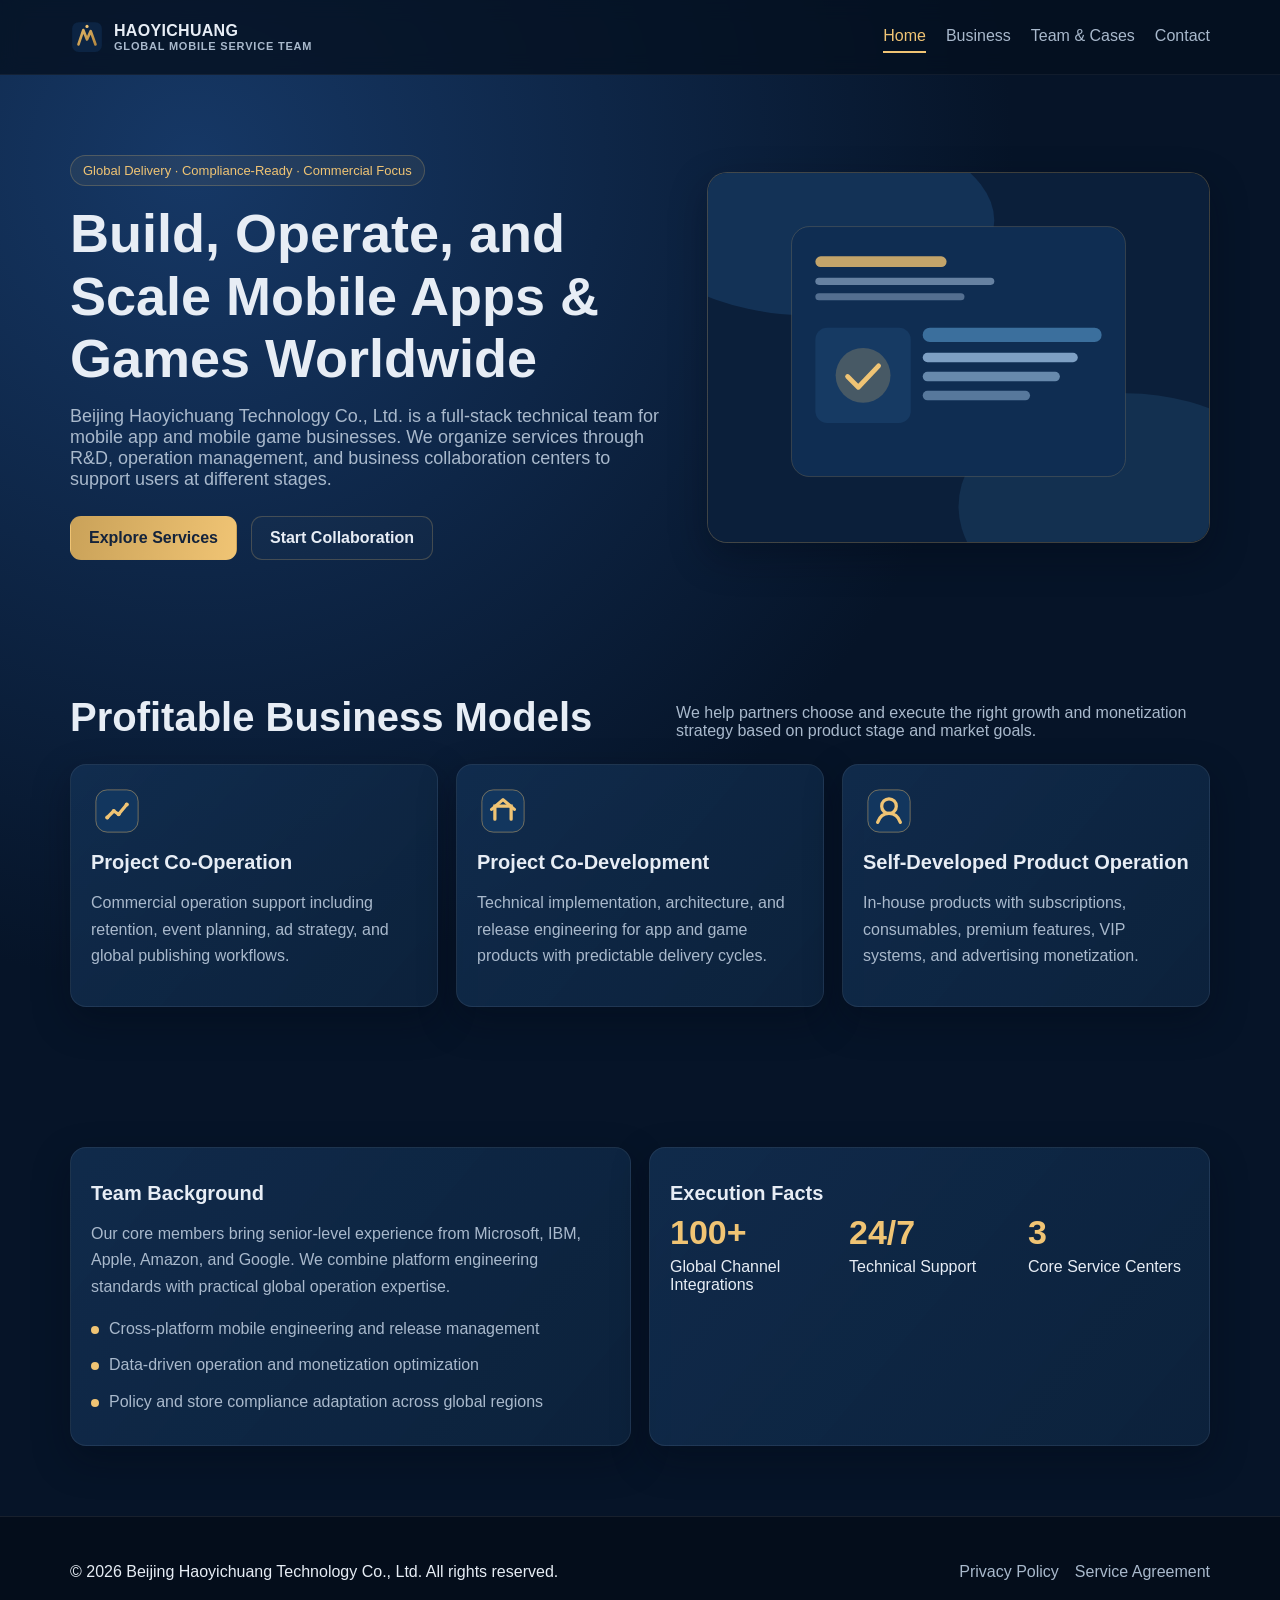
<file: index.html>
<!DOCTYPE html>
<html lang="en">
<head>
  <meta charset="UTF-8" />
  <meta name="viewport" content="width=device-width, initial-scale=1.0" />
  <title>Haoyichuang Technology | Global Mobile App & Game Services</title>
  <meta name="description" content="Beijing Haoyichuang Technology Co., Ltd. provides global mobile app and game development, co-operation operations, and self-developed product growth services." />
  <meta name="keywords" content="Haoyichuang, mobile app, mobile game, publishing, operation, monetization, global compliance" />
  <meta name="robots" content="index,follow" />
  <link rel="canonical" href="https://www.haoyichuang.com/index.html" />
  <meta property="og:title" content="Haoyichuang Technology" />
  <meta property="og:description" content="Global mobile app and mobile game technical services." />
  <meta property="og:type" content="website" />
  <meta property="og:url" content="https://www.haoyichuang.com/index.html" />
  <meta property="og:image" content="assets/svg/logo.svg" />
  <link rel="icon" type="image/svg+xml" href="assets/svg/logo.svg" />
  <link rel="stylesheet" href="assets/css/styles.css" />
  <script type="application/ld+json">
    {
      "@context": "https://schema.org",
      "@type": "Organization",
      "name": "Beijing Haoyichuang Technology Co., Ltd.",
      "url": "https://www.haoyichuang.com",
      "logo": "https://www.haoyichuang.com/assets/svg/logo.svg",
      "email": "support@haoyichuang.com",
      "address": {
        "@type": "PostalAddress",
        "streetAddress": "No.206-003, No.7, Juyuan W. Road, Mapo Town, Shunyi District",
        "addressLocality": "Beijing",
        "postalCode": "100000",
        "addressCountry": "CN"
      }
    }
  </script>
</head>
<body>
  <header class="site-header">
    <div class="container nav-wrap">
      <a href="index.html" class="brand" aria-label="Haoyichuang Home">
        <img src="assets/svg/logo.svg" alt="Haoyichuang logo" />
        <span>
          HAOYICHUANG
          <small>Global Mobile Service Team</small>
        </span>
      </a>
      <button class="menu-toggle" aria-label="Toggle menu" aria-expanded="false">Menu</button>
      <nav class="main-nav" aria-label="Primary navigation">
        <a href="index.html">Home</a>
        <a href="services.html">Business</a>
        <a href="cases.html">Team & Cases</a>
        <a href="contact.html">Contact</a>
      </nav>
    </div>
  </header>

  <main>
    <section class="hero">
      <div class="container hero-grid">
        <div class="reveal">
          <span class="badge">Global Delivery · Compliance-Ready · Commercial Focus</span>
          <h1>Build, Operate, and Scale Mobile Apps & Games Worldwide</h1>
          <p class="lead">
            Beijing Haoyichuang Technology Co., Ltd. is a full-stack technical team for mobile app and mobile game businesses.
            We organize services through R&D, operation management, and business collaboration centers to support users at different stages.
          </p>
          <div class="cta-row">
            <a href="services.html" class="btn btn-primary">Explore Services</a>
            <a href="contact.html" class="btn btn-ghost">Start Collaboration</a>
          </div>
        </div>
        <div class="hero-visual reveal">
          <img src="assets/svg/hero-abstract.svg" alt="Abstract mobile product dashboard illustration in SVG" />
        </div>
      </div>
    </section>

    <section class="section">
      <div class="container">
        <div class="section-head reveal">
          <h2>Profitable Business Models</h2>
          <p>We help partners choose and execute the right growth and monetization strategy based on product stage and market goals.</p>
        </div>
        <div class="grid grid-3">
          <article class="card reveal">
            <div class="icon-wrap"><img src="assets/svg/icon-operations.svg" alt="Operations icon" /></div>
            <h3>Project Co-Operation</h3>
            <p>Commercial operation support including retention, event planning, ad strategy, and global publishing workflows.</p>
          </article>
          <article class="card reveal">
            <div class="icon-wrap"><img src="assets/svg/icon-rnd.svg" alt="R&D icon" /></div>
            <h3>Project Co-Development</h3>
            <p>Technical implementation, architecture, and release engineering for app and game products with predictable delivery cycles.</p>
          </article>
          <article class="card reveal">
            <div class="icon-wrap"><img src="assets/svg/icon-self.svg" alt="Self development icon" /></div>
            <h3>Self-Developed Product Operation</h3>
            <p>In-house products with subscriptions, consumables, premium features, VIP systems, and advertising monetization.</p>
          </article>
        </div>
      </div>
    </section>

    <section class="section">
      <div class="container grid grid-2">
        <article class="card reveal">
          <h3>Team Background</h3>
          <p>
            Our core members bring senior-level experience from Microsoft, IBM, Apple, Amazon, and Google.
            We combine platform engineering standards with practical global operation expertise.
          </p>
          <ul class="list-clean">
            <li>Cross-platform mobile engineering and release management</li>
            <li>Data-driven operation and monetization optimization</li>
            <li>Policy and store compliance adaptation across global regions</li>
          </ul>
        </article>
        <article class="card reveal">
          <h3>Execution Facts</h3>
          <div class="grid grid-3">
            <div class="metric">
              <strong>100+</strong>
              <span>Global Channel Integrations</span>
            </div>
            <div class="metric">
              <strong>24/7</strong>
              <span>Technical Support</span>
            </div>
            <div class="metric">
              <strong>3</strong>
              <span>Core Service Centers</span>
            </div>
          </div>
        </article>
      </div>
    </section>
  </main>

  <footer class="site-footer">
    <div class="container footer-row">
      <p>© 2026 Beijing Haoyichuang Technology Co., Ltd. All rights reserved.</p>
      <nav class="footer-links" aria-label="Legal">
        <a href="privacy.html">Privacy Policy</a>
        <a href="terms.html">Service Agreement</a>
      </nav>
    </div>
  </footer>

  <script src="assets/js/main.js" defer></script>
</body>
</html>
</file>
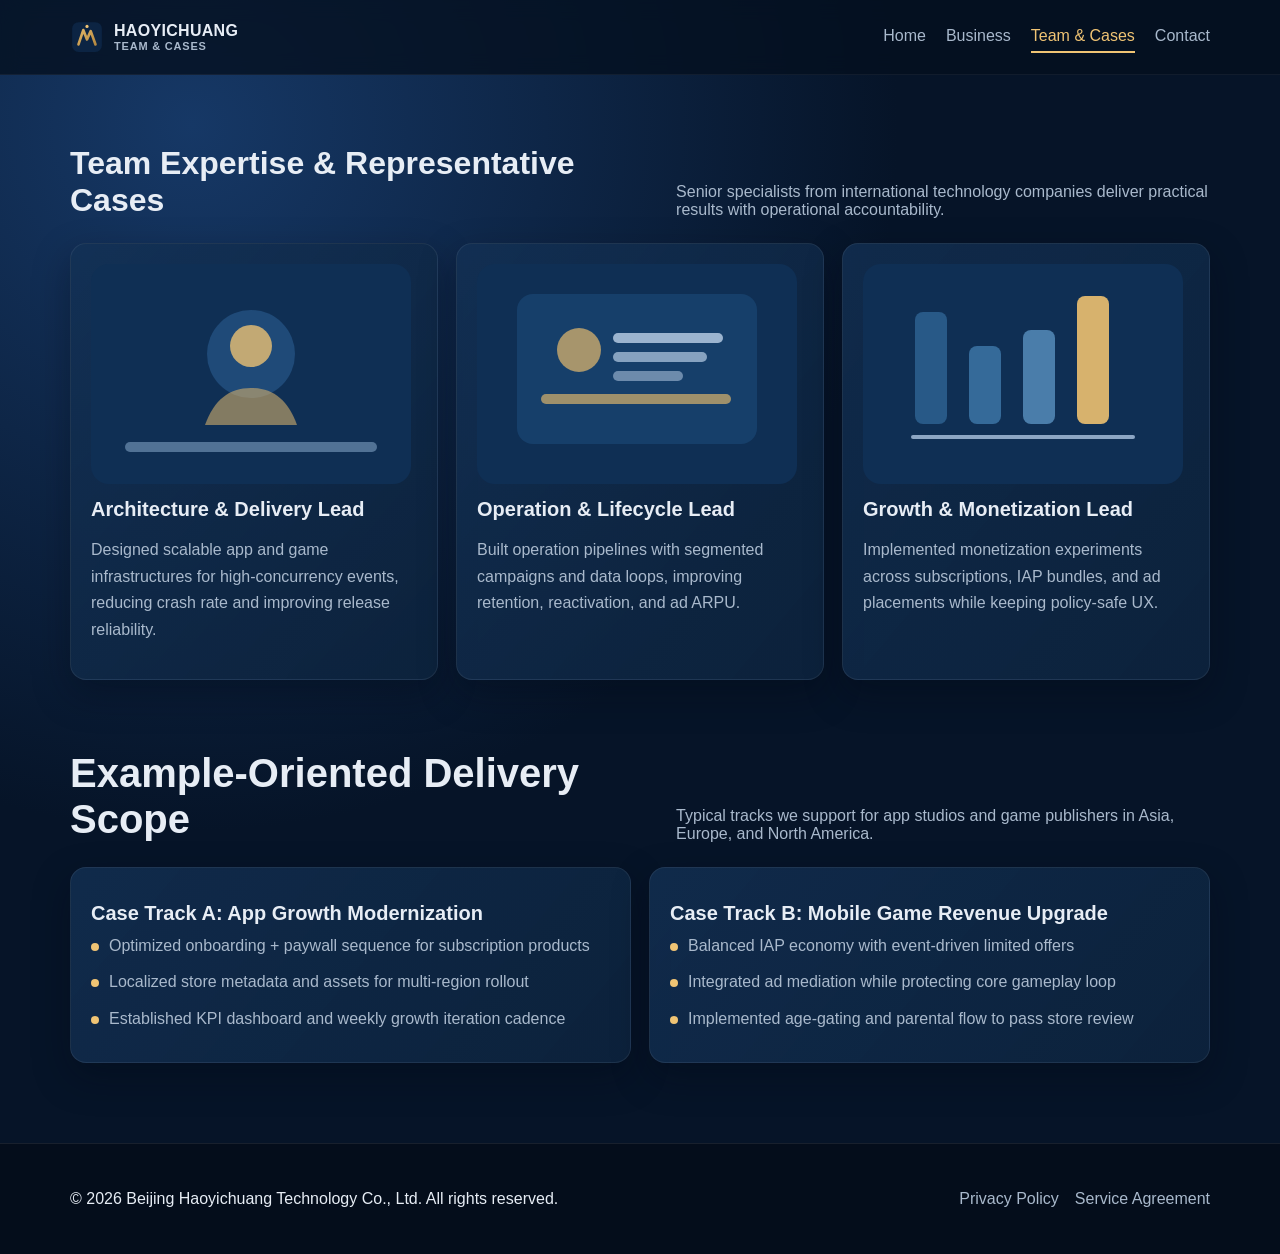
<file: cases.html>
<!DOCTYPE html>
<html lang="en">
<head>
  <meta charset="UTF-8" />
  <meta name="viewport" content="width=device-width, initial-scale=1.0" />
  <title>Team & Case Examples | Haoyichuang Technology</title>
  <meta name="description" content="Explore Haoyichuang team capabilities and representative case-style examples for global app and mobile game operation." />
  <meta name="keywords" content="mobile game team, app operation case, growth case, technical team" />
  <meta name="robots" content="index,follow" />
  <link rel="canonical" href="https://www.haoyichuang.com/cases.html" />
  <link rel="icon" type="image/svg+xml" href="assets/svg/logo.svg" />
  <link rel="stylesheet" href="assets/css/styles.css" />
</head>
<body>
  <header class="site-header">
    <div class="container nav-wrap">
      <a href="index.html" class="brand" aria-label="Haoyichuang Home">
        <img src="assets/svg/logo.svg" alt="Haoyichuang logo" />
        <span>
          HAOYICHUANG
          <small>Team & Cases</small>
        </span>
      </a>
      <button class="menu-toggle" aria-label="Toggle menu" aria-expanded="false">Menu</button>
      <nav class="main-nav" aria-label="Primary navigation">
        <a href="index.html">Home</a>
        <a href="services.html">Business</a>
        <a href="cases.html">Team & Cases</a>
        <a href="contact.html">Contact</a>
      </nav>
    </div>
  </header>

  <main class="section">
    <div class="container">
      <div class="section-head reveal">
        <h1>Team Expertise & Representative Cases</h1>
        <p>Senior specialists from international technology companies deliver practical results with operational accountability.</p>
      </div>

      <section class="grid grid-3">
        <article class="card reveal">
          <img src="assets/svg/team-architect.svg" alt="Architecture lead profile illustration" />
          <h3>Architecture & Delivery Lead</h3>
          <p>Designed scalable app and game infrastructures for high-concurrency events, reducing crash rate and improving release reliability.</p>
        </article>
        <article class="card reveal">
          <img src="assets/svg/team-operator.svg" alt="Operations lead profile illustration" />
          <h3>Operation & Lifecycle Lead</h3>
          <p>Built operation pipelines with segmented campaigns and data loops, improving retention, reactivation, and ad ARPU.</p>
        </article>
        <article class="card reveal">
          <img src="assets/svg/team-growth.svg" alt="Growth lead profile illustration" />
          <h3>Growth & Monetization Lead</h3>
          <p>Implemented monetization experiments across subscriptions, IAP bundles, and ad placements while keeping policy-safe UX.</p>
        </article>
      </section>

      <section class="section" style="padding-bottom: 10px;">
        <div class="section-head reveal">
          <h2>Example-Oriented Delivery Scope</h2>
          <p>Typical tracks we support for app studios and game publishers in Asia, Europe, and North America.</p>
        </div>
        <div class="grid grid-2">
          <article class="card reveal">
            <h3>Case Track A: App Growth Modernization</h3>
            <ul class="list-clean">
              <li>Optimized onboarding + paywall sequence for subscription products</li>
              <li>Localized store metadata and assets for multi-region rollout</li>
              <li>Established KPI dashboard and weekly growth iteration cadence</li>
            </ul>
          </article>
          <article class="card reveal">
            <h3>Case Track B: Mobile Game Revenue Upgrade</h3>
            <ul class="list-clean">
              <li>Balanced IAP economy with event-driven limited offers</li>
              <li>Integrated ad mediation while protecting core gameplay loop</li>
              <li>Implemented age-gating and parental flow to pass store review</li>
            </ul>
          </article>
        </div>
      </section>
    </div>
  </main>

  <footer class="site-footer">
    <div class="container footer-row">
      <p>© 2026 Beijing Haoyichuang Technology Co., Ltd. All rights reserved.</p>
      <nav class="footer-links" aria-label="Legal">
        <a href="privacy.html">Privacy Policy</a>
        <a href="terms.html">Service Agreement</a>
      </nav>
    </div>
  </footer>

  <script src="assets/js/main.js" defer></script>
</body>
</html>
</file>
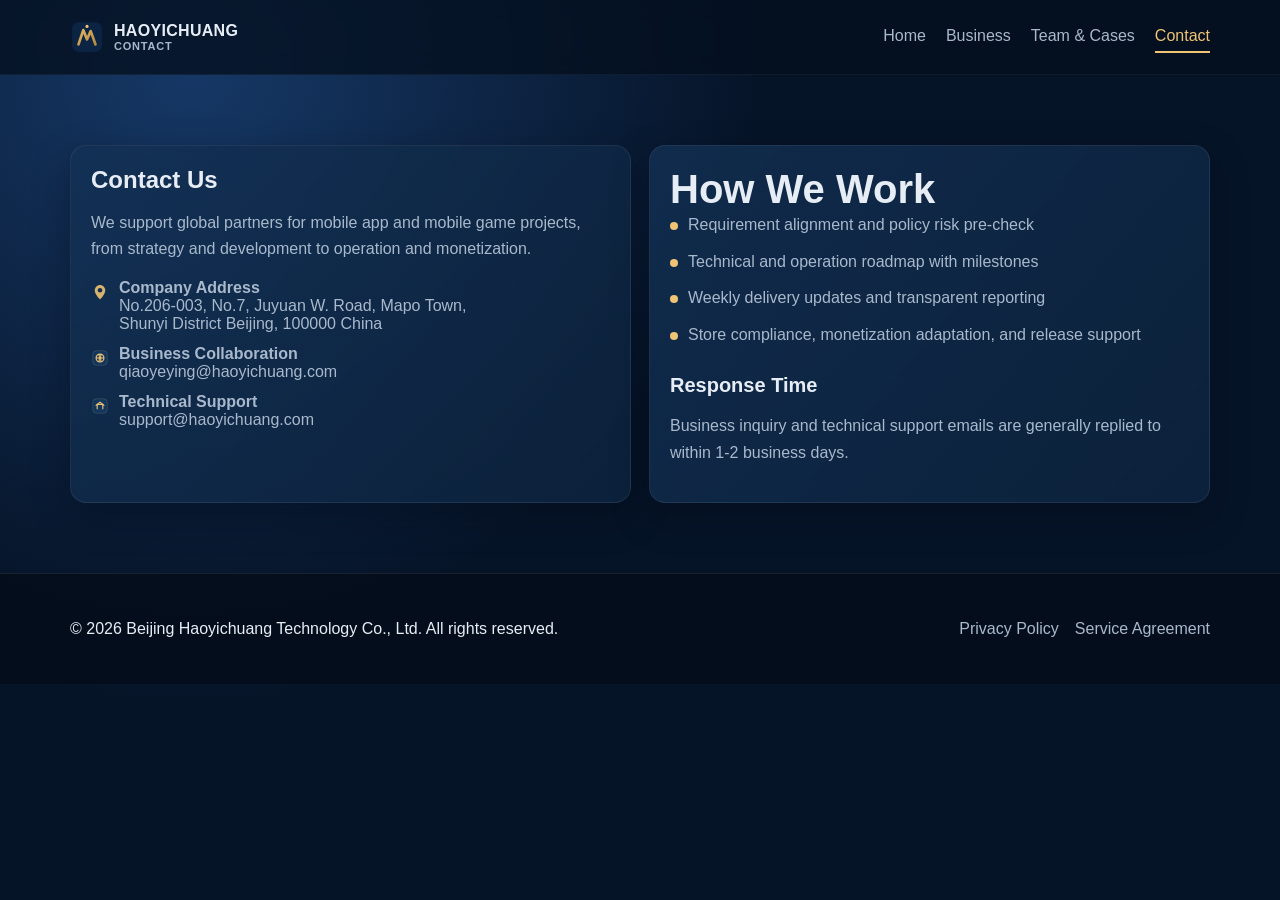
<file: contact.html>
<!DOCTYPE html>
<html lang="en">
<head>
  <meta charset="UTF-8" />
  <meta name="viewport" content="width=device-width, initial-scale=1.0" />
  <title>Contact Us | Haoyichuang Technology</title>
  <meta name="description" content="Contact Beijing Haoyichuang Technology Co., Ltd. for business collaboration and technical support." />
  <meta name="keywords" content="contact haoyichuang, business cooperation, technical support" />
  <meta name="robots" content="index,follow" />
  <link rel="canonical" href="https://www.haoyichuang.com/contact.html" />
  <link rel="icon" type="image/svg+xml" href="assets/svg/logo.svg" />
  <link rel="stylesheet" href="assets/css/styles.css" />
</head>
<body>
  <header class="site-header">
    <div class="container nav-wrap">
      <a href="index.html" class="brand" aria-label="Haoyichuang Home">
        <img src="assets/svg/logo.svg" alt="Haoyichuang logo" />
        <span>
          HAOYICHUANG
          <small>Contact</small>
        </span>
      </a>
      <button class="menu-toggle" aria-label="Toggle menu" aria-expanded="false">Menu</button>
      <nav class="main-nav" aria-label="Primary navigation">
        <a href="index.html">Home</a>
        <a href="services.html">Business</a>
        <a href="cases.html">Team & Cases</a>
        <a href="contact.html">Contact</a>
      </nav>
    </div>
  </header>

  <main class="section">
    <div class="container grid grid-2">
      <section class="card reveal">
        <h1>Contact Us</h1>
        <p>We support global partners for mobile app and mobile game projects, from strategy and development to operation and monetization.</p>
        <div class="contact-box">
          <div class="contact-line">
            <img src="assets/svg/map-pin.svg" alt="Location pin" />
            <span>
              <strong>Company Address</strong><br />
              No.206-003, No.7, Juyuan W. Road, Mapo Town,<br />
              Shunyi District Beijing, 100000 China
            </span>
          </div>
          <div class="contact-line">
            <img src="assets/svg/icon-global.svg" alt="Business icon" />
            <span>
              <strong>Business Collaboration</strong><br />
              <a href="mailto:qiaoyeying@haoyichuang.com">qiaoyeying@haoyichuang.com</a>
            </span>
          </div>
          <div class="contact-line">
            <img src="assets/svg/icon-rnd.svg" alt="Support icon" />
            <span>
              <strong>Technical Support</strong><br />
              <a href="mailto:support@haoyichuang.com">support@haoyichuang.com</a>
            </span>
          </div>
        </div>
      </section>

      <section class="card reveal">
        <h2>How We Work</h2>
        <ul class="list-clean">
          <li>Requirement alignment and policy risk pre-check</li>
          <li>Technical and operation roadmap with milestones</li>
          <li>Weekly delivery updates and transparent reporting</li>
          <li>Store compliance, monetization adaptation, and release support</li>
        </ul>
        <h3 style="margin-top: 26px;">Response Time</h3>
        <p>Business inquiry and technical support emails are generally replied to within 1-2 business days.</p>
      </section>
    </div>
  </main>

  <footer class="site-footer">
    <div class="container footer-row">
      <p>© 2026 Beijing Haoyichuang Technology Co., Ltd. All rights reserved.</p>
      <nav class="footer-links" aria-label="Legal">
        <a href="privacy.html">Privacy Policy</a>
        <a href="terms.html">Service Agreement</a>
      </nav>
    </div>
  </footer>

  <script src="assets/js/main.js" defer></script>
</body>
</html>
</file>
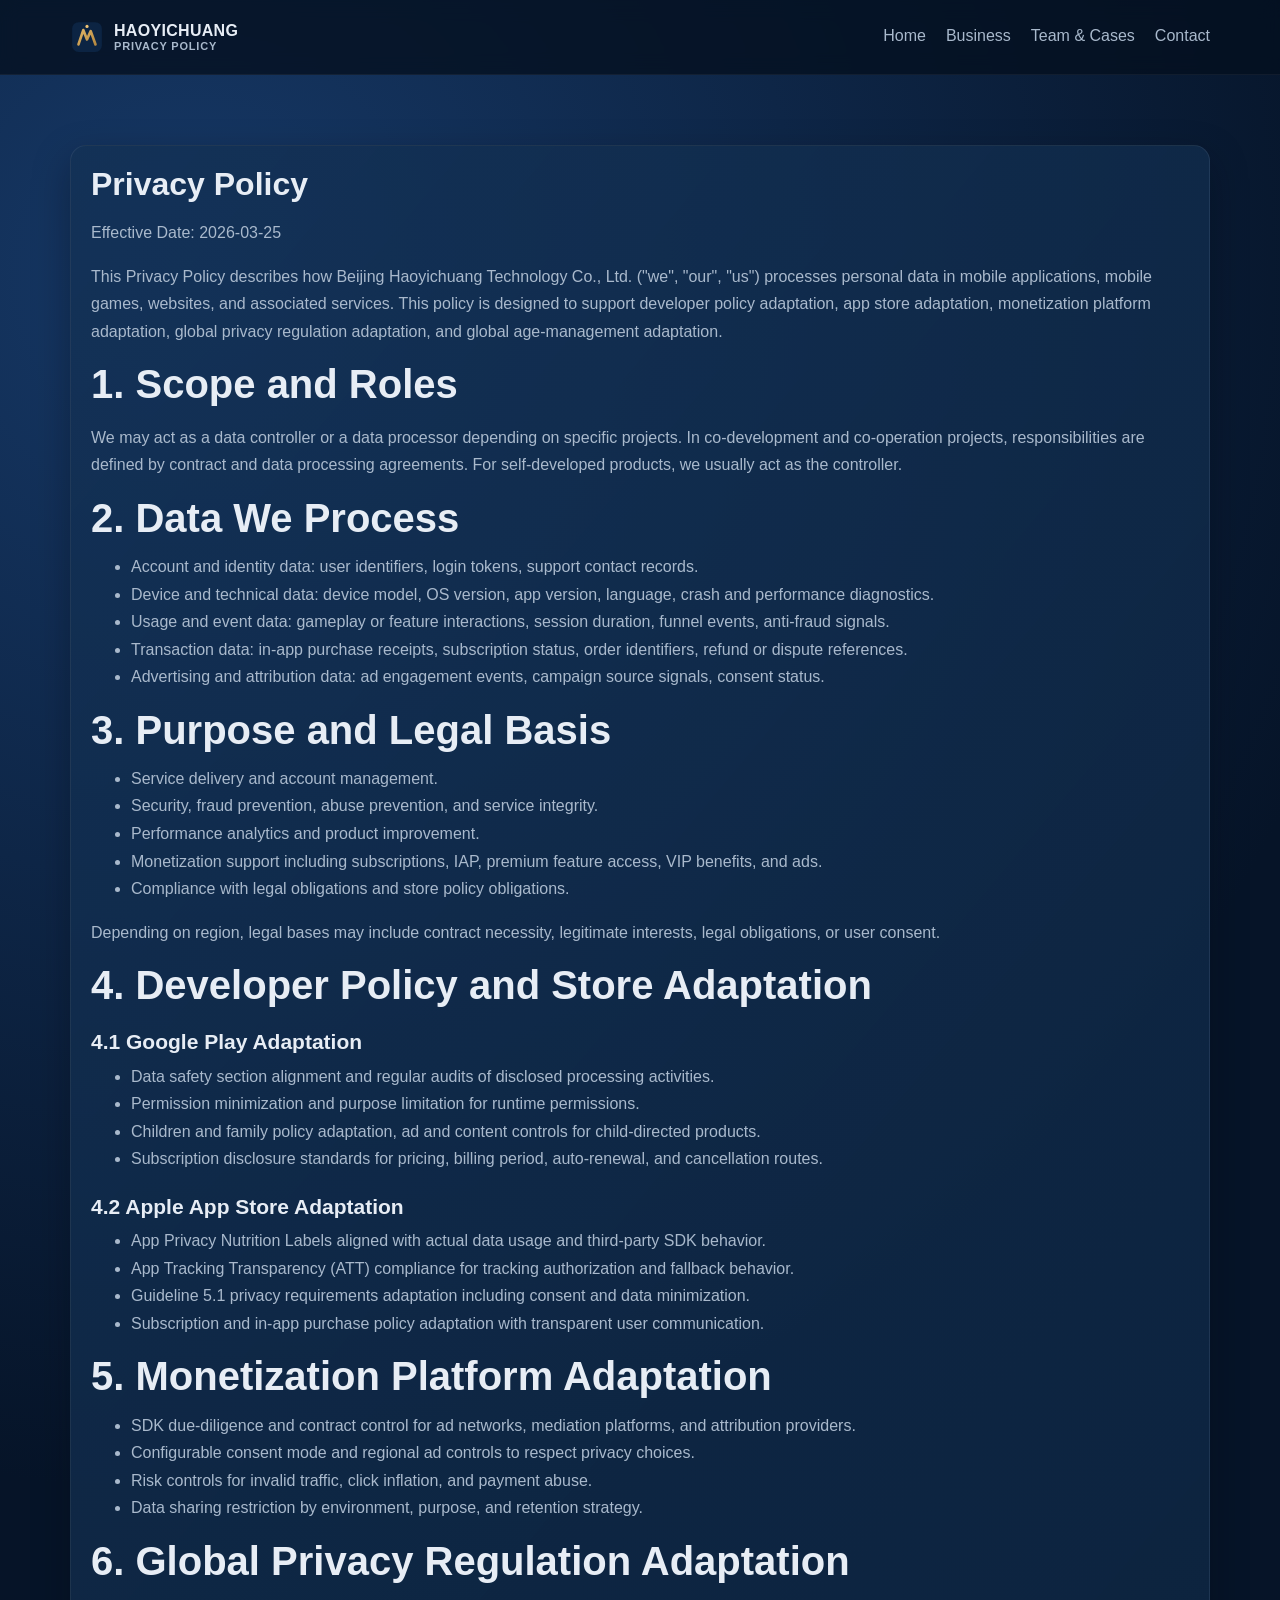
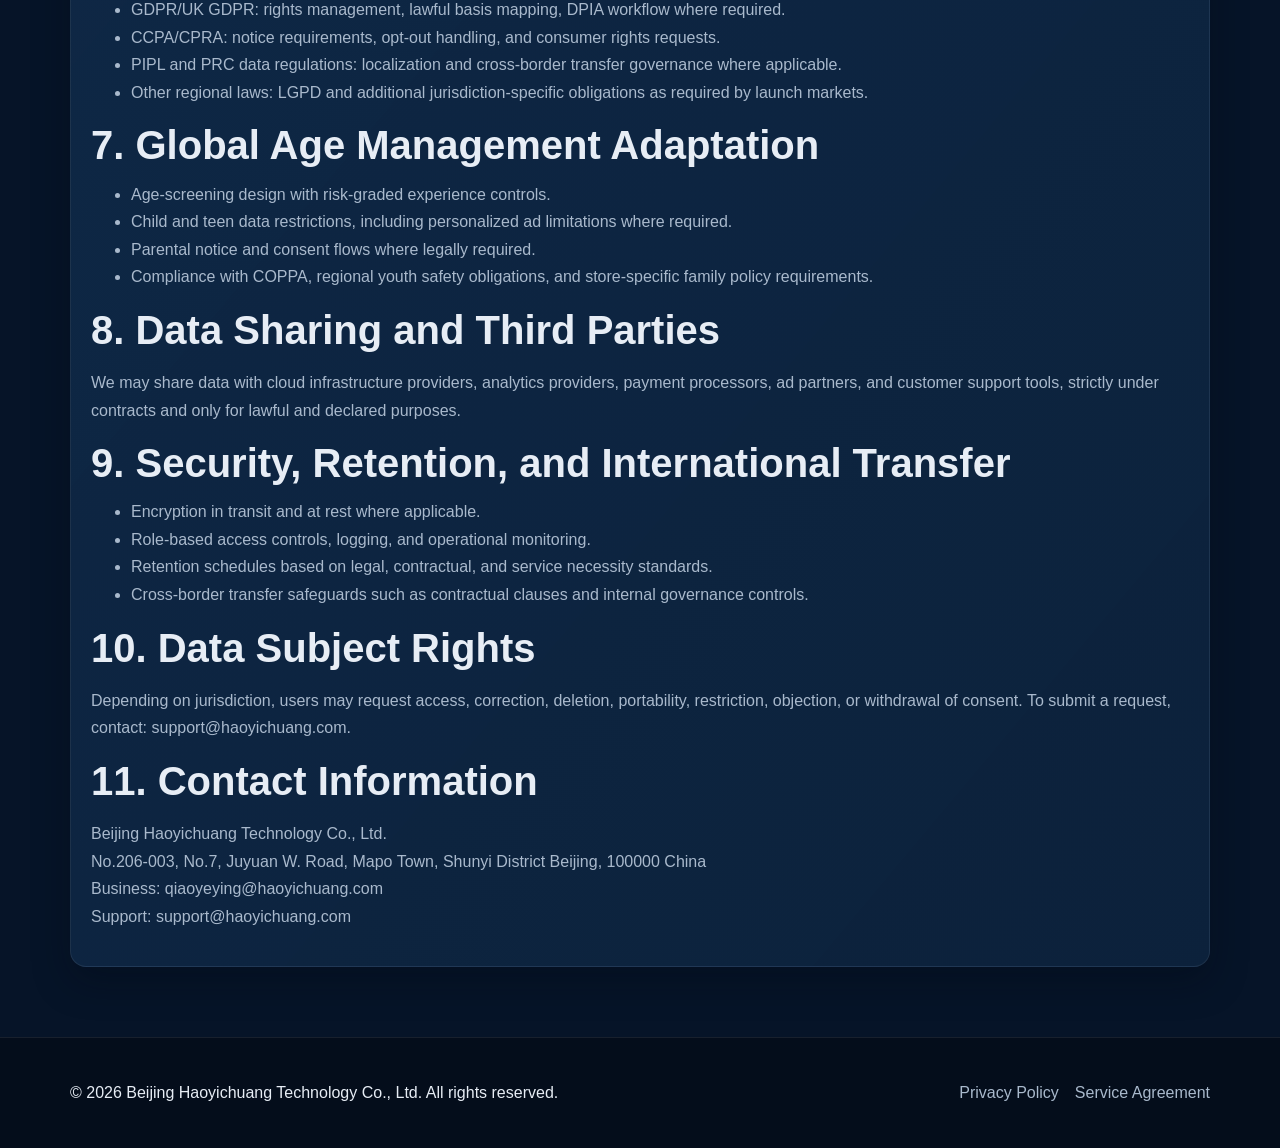
<file: privacy.html>
<!DOCTYPE html>
<html lang="en">
<head>
  <meta charset="UTF-8" />
  <meta name="viewport" content="width=device-width, initial-scale=1.0" />
  <title>Privacy Policy | Haoyichuang Technology</title>
  <meta name="description" content="Detailed privacy policy for Haoyichuang mobile app and game services, including store, monetization platform, and global regulation adaptation." />
  <meta name="keywords" content="privacy policy, GDPR, CCPA, Google Play policy, App Store privacy, age management" />
  <meta name="robots" content="index,follow" />
  <link rel="canonical" href="https://www.haoyichuang.com/privacy.html" />
  <link rel="icon" type="image/svg+xml" href="assets/svg/logo.svg" />
  <link rel="stylesheet" href="assets/css/styles.css" />
</head>
<body>
  <header class="site-header">
    <div class="container nav-wrap">
      <a href="index.html" class="brand" aria-label="Haoyichuang Home">
        <img src="assets/svg/logo.svg" alt="Haoyichuang logo" />
        <span>
          HAOYICHUANG
          <small>Privacy Policy</small>
        </span>
      </a>
      <button class="menu-toggle" aria-label="Toggle menu" aria-expanded="false">Menu</button>
      <nav class="main-nav" aria-label="Primary navigation">
        <a href="index.html">Home</a>
        <a href="services.html">Business</a>
        <a href="cases.html">Team & Cases</a>
        <a href="contact.html">Contact</a>
      </nav>
    </div>
  </header>

  <main class="section policy">
    <div class="container card reveal">
      <h1>Privacy Policy</h1>
      <p>Effective Date: 2026-03-25</p>
      <p>
        This Privacy Policy describes how Beijing Haoyichuang Technology Co., Ltd. ("we", "our", "us") processes personal data in mobile applications,
        mobile games, websites, and associated services. This policy is designed to support developer policy adaptation, app store adaptation,
        monetization platform adaptation, global privacy regulation adaptation, and global age-management adaptation.
      </p>

      <h2>1. Scope and Roles</h2>
      <p>
        We may act as a data controller or a data processor depending on specific projects. In co-development and co-operation projects,
        responsibilities are defined by contract and data processing agreements. For self-developed products, we usually act as the controller.
      </p>

      <h2>2. Data We Process</h2>
      <ul>
        <li>Account and identity data: user identifiers, login tokens, support contact records.</li>
        <li>Device and technical data: device model, OS version, app version, language, crash and performance diagnostics.</li>
        <li>Usage and event data: gameplay or feature interactions, session duration, funnel events, anti-fraud signals.</li>
        <li>Transaction data: in-app purchase receipts, subscription status, order identifiers, refund or dispute references.</li>
        <li>Advertising and attribution data: ad engagement events, campaign source signals, consent status.</li>
      </ul>

      <h2>3. Purpose and Legal Basis</h2>
      <ul>
        <li>Service delivery and account management.</li>
        <li>Security, fraud prevention, abuse prevention, and service integrity.</li>
        <li>Performance analytics and product improvement.</li>
        <li>Monetization support including subscriptions, IAP, premium feature access, VIP benefits, and ads.</li>
        <li>Compliance with legal obligations and store policy obligations.</li>
      </ul>
      <p>
        Depending on region, legal bases may include contract necessity, legitimate interests, legal obligations, or user consent.
      </p>

      <h2>4. Developer Policy and Store Adaptation</h2>
      <h3>4.1 Google Play Adaptation</h3>
      <ul>
        <li>Data safety section alignment and regular audits of disclosed processing activities.</li>
        <li>Permission minimization and purpose limitation for runtime permissions.</li>
        <li>Children and family policy adaptation, ad and content controls for child-directed products.</li>
        <li>Subscription disclosure standards for pricing, billing period, auto-renewal, and cancellation routes.</li>
      </ul>

      <h3>4.2 Apple App Store Adaptation</h3>
      <ul>
        <li>App Privacy Nutrition Labels aligned with actual data usage and third-party SDK behavior.</li>
        <li>App Tracking Transparency (ATT) compliance for tracking authorization and fallback behavior.</li>
        <li>Guideline 5.1 privacy requirements adaptation including consent and data minimization.</li>
        <li>Subscription and in-app purchase policy adaptation with transparent user communication.</li>
      </ul>

      <h2>5. Monetization Platform Adaptation</h2>
      <ul>
        <li>SDK due-diligence and contract control for ad networks, mediation platforms, and attribution providers.</li>
        <li>Configurable consent mode and regional ad controls to respect privacy choices.</li>
        <li>Risk controls for invalid traffic, click inflation, and payment abuse.</li>
        <li>Data sharing restriction by environment, purpose, and retention strategy.</li>
      </ul>

      <h2>6. Global Privacy Regulation Adaptation</h2>
      <ul>
        <li>GDPR/UK GDPR: rights management, lawful basis mapping, DPIA workflow where required.</li>
        <li>CCPA/CPRA: notice requirements, opt-out handling, and consumer rights requests.</li>
        <li>PIPL and PRC data regulations: localization and cross-border transfer governance where applicable.</li>
        <li>Other regional laws: LGPD and additional jurisdiction-specific obligations as required by launch markets.</li>
      </ul>

      <h2>7. Global Age Management Adaptation</h2>
      <ul>
        <li>Age-screening design with risk-graded experience controls.</li>
        <li>Child and teen data restrictions, including personalized ad limitations where required.</li>
        <li>Parental notice and consent flows where legally required.</li>
        <li>Compliance with COPPA, regional youth safety obligations, and store-specific family policy requirements.</li>
      </ul>

      <h2>8. Data Sharing and Third Parties</h2>
      <p>
        We may share data with cloud infrastructure providers, analytics providers, payment processors, ad partners, and customer support tools,
        strictly under contracts and only for lawful and declared purposes.
      </p>

      <h2>9. Security, Retention, and International Transfer</h2>
      <ul>
        <li>Encryption in transit and at rest where applicable.</li>
        <li>Role-based access controls, logging, and operational monitoring.</li>
        <li>Retention schedules based on legal, contractual, and service necessity standards.</li>
        <li>Cross-border transfer safeguards such as contractual clauses and internal governance controls.</li>
      </ul>

      <h2>10. Data Subject Rights</h2>
      <p>
        Depending on jurisdiction, users may request access, correction, deletion, portability, restriction, objection, or withdrawal of consent.
        To submit a request, contact: <a href="mailto:support@haoyichuang.com">support@haoyichuang.com</a>.
      </p>

      <h2>11. Contact Information</h2>
      <p>
        Beijing Haoyichuang Technology Co., Ltd.<br />
        No.206-003, No.7, Juyuan W. Road, Mapo Town, Shunyi District Beijing, 100000 China<br />
        Business: <a href="mailto:qiaoyeying@haoyichuang.com">qiaoyeying@haoyichuang.com</a><br />
        Support: <a href="mailto:support@haoyichuang.com">support@haoyichuang.com</a>
      </p>
    </div>
  </main>

  <footer class="site-footer">
    <div class="container footer-row">
      <p>© 2026 Beijing Haoyichuang Technology Co., Ltd. All rights reserved.</p>
      <nav class="footer-links" aria-label="Legal">
        <a href="privacy.html">Privacy Policy</a>
        <a href="terms.html">Service Agreement</a>
      </nav>
    </div>
  </footer>

  <script src="assets/js/main.js" defer></script>
</body>
</html>
</file>
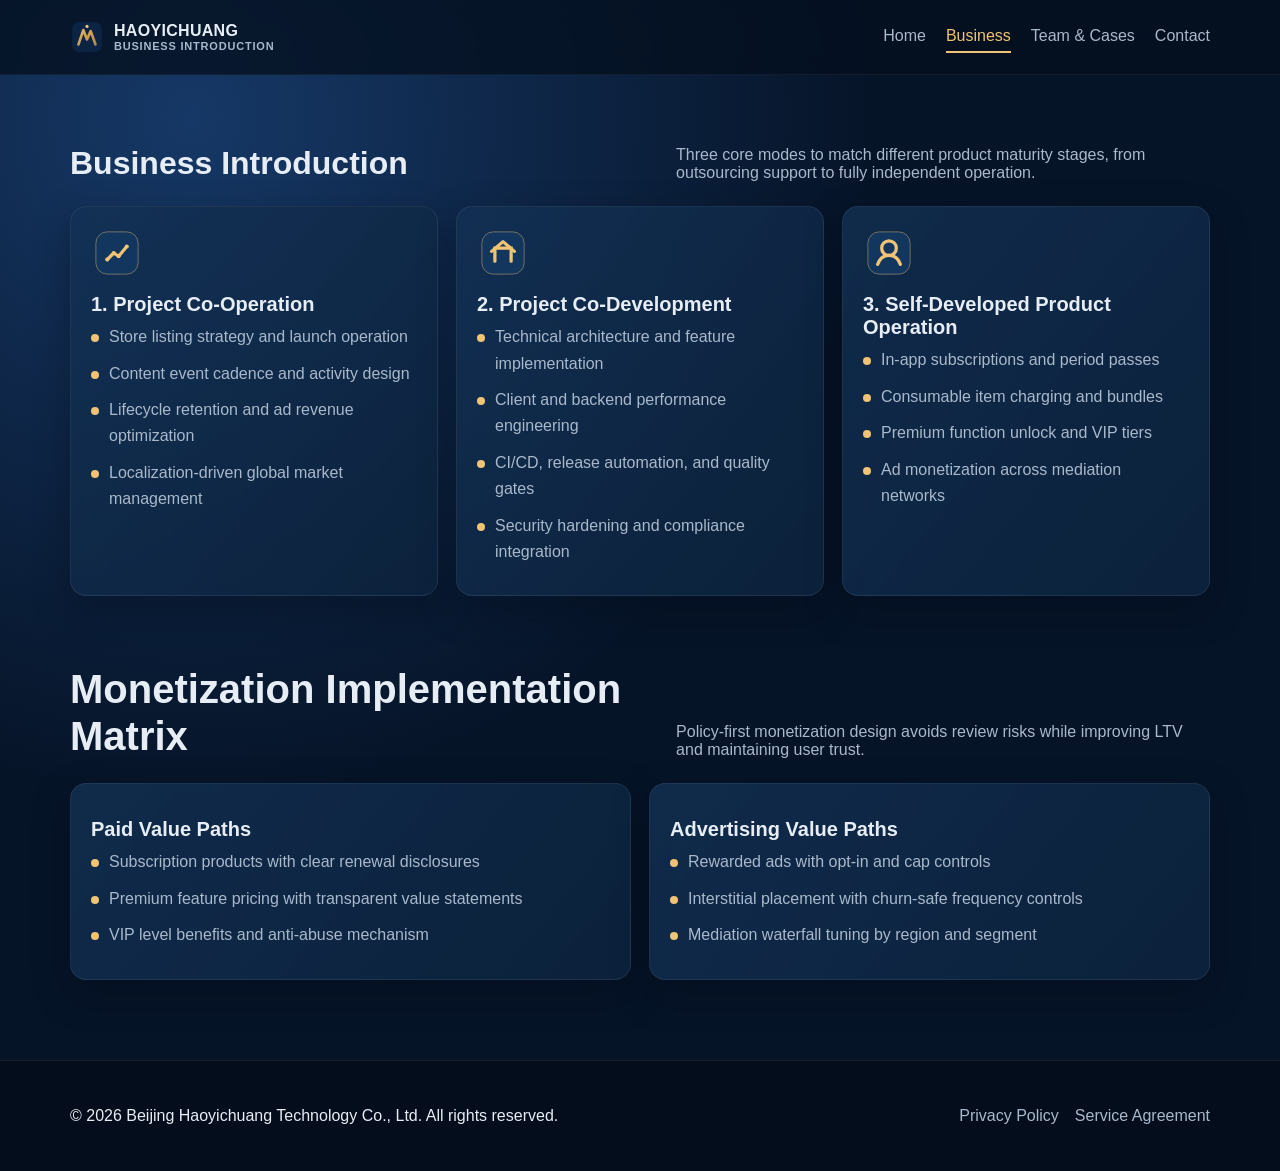
<file: services.html>
<!DOCTYPE html>
<html lang="en">
<head>
  <meta charset="UTF-8" />
  <meta name="viewport" content="width=device-width, initial-scale=1.0" />
  <title>Business Overview | Haoyichuang Technology</title>
  <meta name="description" content="Business introduction of Haoyichuang Technology: project co-operation, project co-development, and self-developed operation." />
  <meta name="keywords" content="mobile operation, app development, game development, monetization, global business" />
  <meta name="robots" content="index,follow" />
  <link rel="canonical" href="https://www.haoyichuang.com/services.html" />
  <link rel="icon" type="image/svg+xml" href="assets/svg/logo.svg" />
  <link rel="stylesheet" href="assets/css/styles.css" />
</head>
<body>
  <header class="site-header">
    <div class="container nav-wrap">
      <a href="index.html" class="brand" aria-label="Haoyichuang Home">
        <img src="assets/svg/logo.svg" alt="Haoyichuang logo" />
        <span>
          HAOYICHUANG
          <small>Business Introduction</small>
        </span>
      </a>
      <button class="menu-toggle" aria-label="Toggle menu" aria-expanded="false">Menu</button>
      <nav class="main-nav" aria-label="Primary navigation">
        <a href="index.html">Home</a>
        <a href="services.html">Business</a>
        <a href="cases.html">Team & Cases</a>
        <a href="contact.html">Contact</a>
      </nav>
    </div>
  </header>

  <main class="section">
    <div class="container">
      <div class="section-head reveal">
        <h1>Business Introduction</h1>
        <p>Three core modes to match different product maturity stages, from outsourcing support to fully independent operation.</p>
      </div>
      <div class="grid grid-3">
        <article class="card reveal">
          <div class="icon-wrap"><img src="assets/svg/icon-operations.svg" alt="Operation icon" /></div>
          <h3>1. Project Co-Operation</h3>
          <ul class="list-clean">
            <li>Store listing strategy and launch operation</li>
            <li>Content event cadence and activity design</li>
            <li>Lifecycle retention and ad revenue optimization</li>
            <li>Localization-driven global market management</li>
          </ul>
        </article>

        <article class="card reveal">
          <div class="icon-wrap"><img src="assets/svg/icon-rnd.svg" alt="Development icon" /></div>
          <h3>2. Project Co-Development</h3>
          <ul class="list-clean">
            <li>Technical architecture and feature implementation</li>
            <li>Client and backend performance engineering</li>
            <li>CI/CD, release automation, and quality gates</li>
            <li>Security hardening and compliance integration</li>
          </ul>
        </article>

        <article class="card reveal">
          <div class="icon-wrap"><img src="assets/svg/icon-self.svg" alt="Self operation icon" /></div>
          <h3>3. Self-Developed Product Operation</h3>
          <ul class="list-clean">
            <li>In-app subscriptions and period passes</li>
            <li>Consumable item charging and bundles</li>
            <li>Premium function unlock and VIP tiers</li>
            <li>Ad monetization across mediation networks</li>
          </ul>
        </article>
      </div>

      <section class="section reveal" style="padding-bottom: 10px;">
        <div class="section-head">
          <h2>Monetization Implementation Matrix</h2>
          <p>Policy-first monetization design avoids review risks while improving LTV and maintaining user trust.</p>
        </div>
        <div class="grid grid-2">
          <article class="card">
            <h3>Paid Value Paths</h3>
            <ul class="list-clean">
              <li>Subscription products with clear renewal disclosures</li>
              <li>Premium feature pricing with transparent value statements</li>
              <li>VIP level benefits and anti-abuse mechanism</li>
            </ul>
          </article>
          <article class="card">
            <h3>Advertising Value Paths</h3>
            <ul class="list-clean">
              <li>Rewarded ads with opt-in and cap controls</li>
              <li>Interstitial placement with churn-safe frequency controls</li>
              <li>Mediation waterfall tuning by region and segment</li>
            </ul>
          </article>
        </div>
      </section>
    </div>
  </main>

  <footer class="site-footer">
    <div class="container footer-row">
      <p>© 2026 Beijing Haoyichuang Technology Co., Ltd. All rights reserved.</p>
      <nav class="footer-links" aria-label="Legal">
        <a href="privacy.html">Privacy Policy</a>
        <a href="terms.html">Service Agreement</a>
      </nav>
    </div>
  </footer>

  <script src="assets/js/main.js" defer></script>
</body>
</html>
</file>
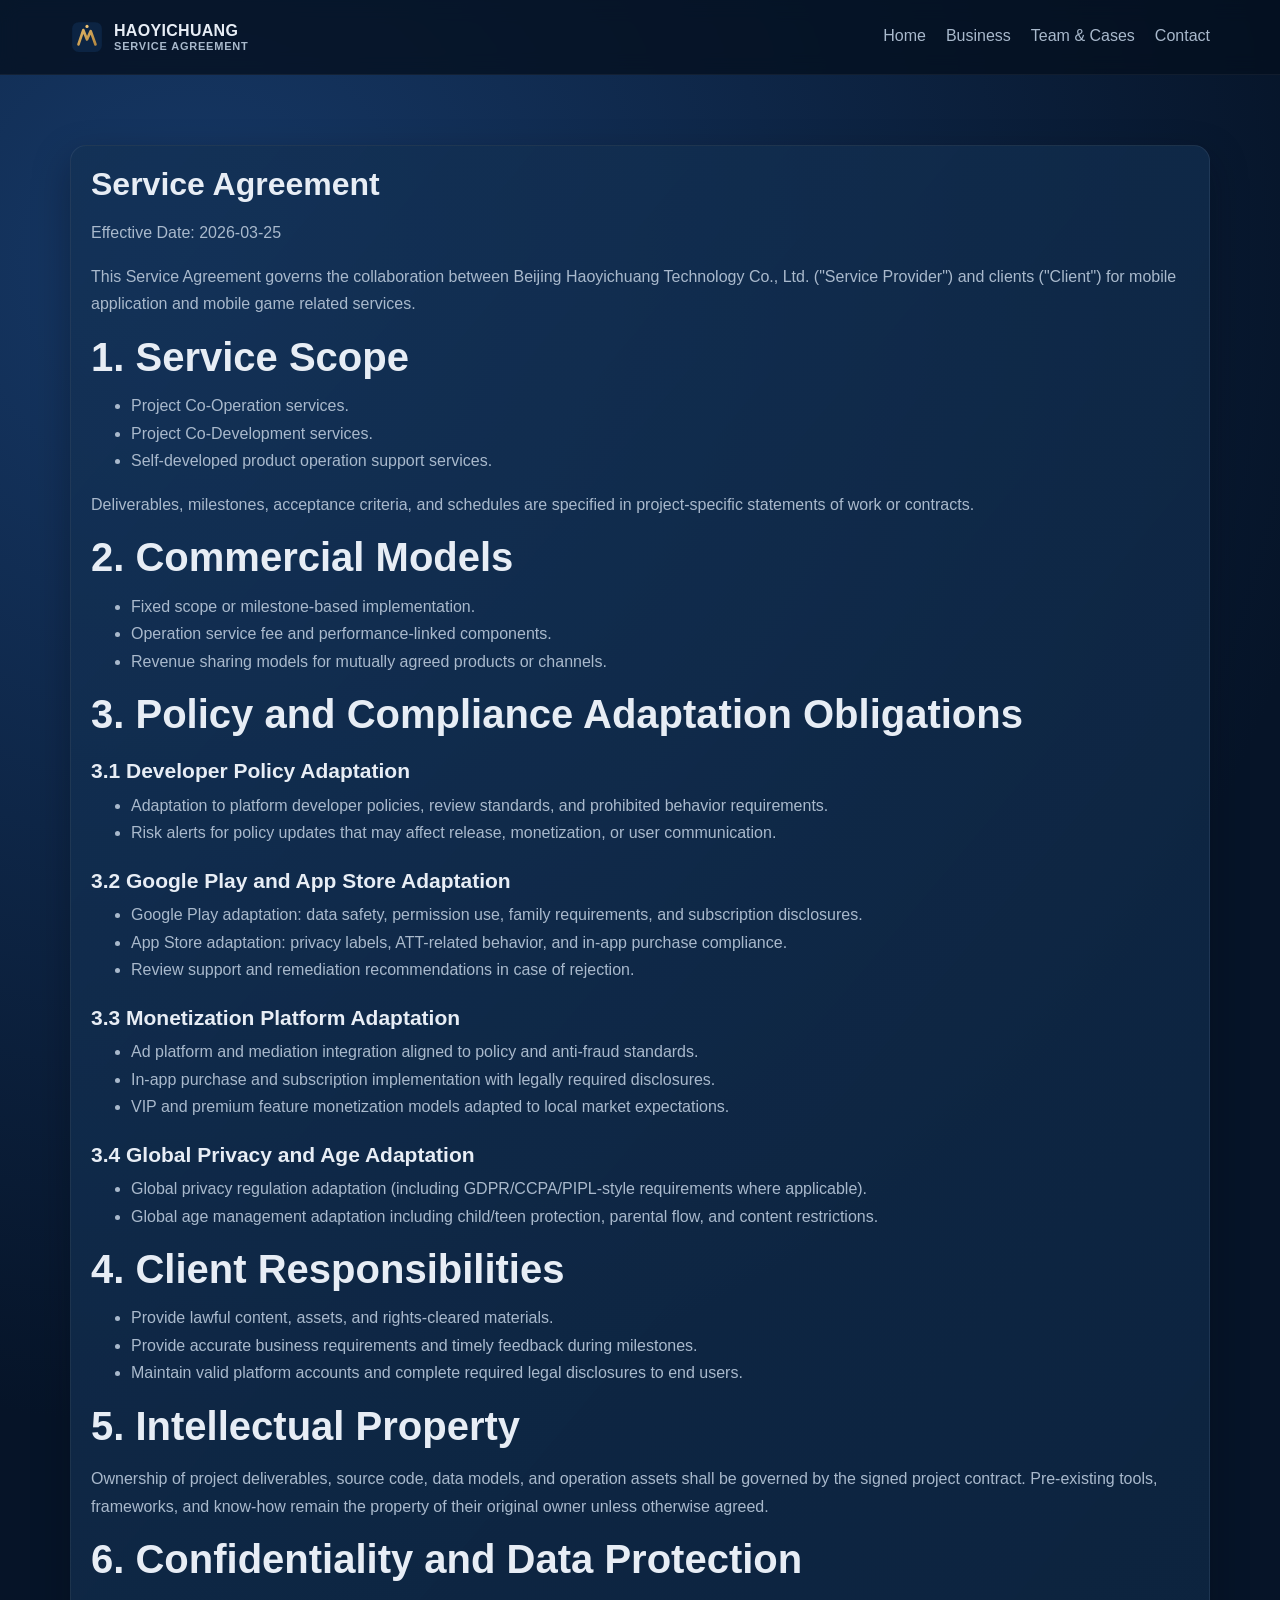
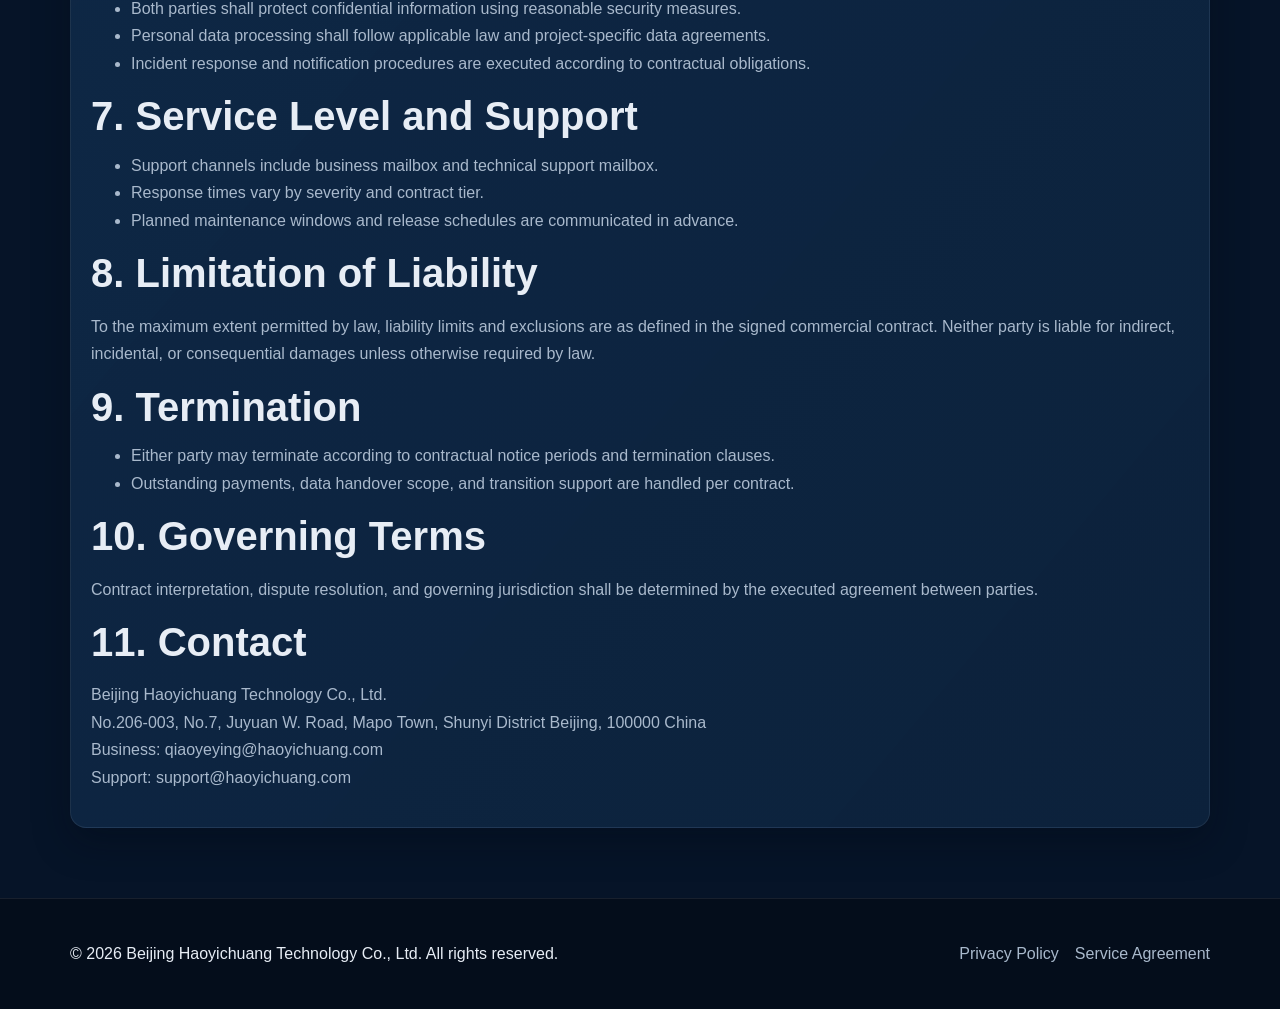
<file: terms.html>
<!DOCTYPE html>
<html lang="en">
<head>
  <meta charset="UTF-8" />
  <meta name="viewport" content="width=device-width, initial-scale=1.0" />
  <title>Service Agreement | Haoyichuang Technology</title>
  <meta name="description" content="Service agreement of Beijing Haoyichuang Technology Co., Ltd. covering service scope, policy adaptation obligations, and compliance terms." />
  <meta name="keywords" content="service agreement, development contract, operation service, app store compliance" />
  <meta name="robots" content="index,follow" />
  <link rel="canonical" href="https://www.haoyichuang.com/terms.html" />
  <link rel="icon" type="image/svg+xml" href="assets/svg/logo.svg" />
  <link rel="stylesheet" href="assets/css/styles.css" />
</head>
<body>
  <header class="site-header">
    <div class="container nav-wrap">
      <a href="index.html" class="brand" aria-label="Haoyichuang Home">
        <img src="assets/svg/logo.svg" alt="Haoyichuang logo" />
        <span>
          HAOYICHUANG
          <small>Service Agreement</small>
        </span>
      </a>
      <button class="menu-toggle" aria-label="Toggle menu" aria-expanded="false">Menu</button>
      <nav class="main-nav" aria-label="Primary navigation">
        <a href="index.html">Home</a>
        <a href="services.html">Business</a>
        <a href="cases.html">Team & Cases</a>
        <a href="contact.html">Contact</a>
      </nav>
    </div>
  </header>

  <main class="section policy">
    <div class="container card reveal">
      <h1>Service Agreement</h1>
      <p>Effective Date: 2026-03-25</p>
      <p>
        This Service Agreement governs the collaboration between Beijing Haoyichuang Technology Co., Ltd. ("Service Provider")
        and clients ("Client") for mobile application and mobile game related services.
      </p>

      <h2>1. Service Scope</h2>
      <ul>
        <li>Project Co-Operation services.</li>
        <li>Project Co-Development services.</li>
        <li>Self-developed product operation support services.</li>
      </ul>
      <p>
        Deliverables, milestones, acceptance criteria, and schedules are specified in project-specific statements of work or contracts.
      </p>

      <h2>2. Commercial Models</h2>
      <ul>
        <li>Fixed scope or milestone-based implementation.</li>
        <li>Operation service fee and performance-linked components.</li>
        <li>Revenue sharing models for mutually agreed products or channels.</li>
      </ul>

      <h2>3. Policy and Compliance Adaptation Obligations</h2>
      <h3>3.1 Developer Policy Adaptation</h3>
      <ul>
        <li>Adaptation to platform developer policies, review standards, and prohibited behavior requirements.</li>
        <li>Risk alerts for policy updates that may affect release, monetization, or user communication.</li>
      </ul>

      <h3>3.2 Google Play and App Store Adaptation</h3>
      <ul>
        <li>Google Play adaptation: data safety, permission use, family requirements, and subscription disclosures.</li>
        <li>App Store adaptation: privacy labels, ATT-related behavior, and in-app purchase compliance.</li>
        <li>Review support and remediation recommendations in case of rejection.</li>
      </ul>

      <h3>3.3 Monetization Platform Adaptation</h3>
      <ul>
        <li>Ad platform and mediation integration aligned to policy and anti-fraud standards.</li>
        <li>In-app purchase and subscription implementation with legally required disclosures.</li>
        <li>VIP and premium feature monetization models adapted to local market expectations.</li>
      </ul>

      <h3>3.4 Global Privacy and Age Adaptation</h3>
      <ul>
        <li>Global privacy regulation adaptation (including GDPR/CCPA/PIPL-style requirements where applicable).</li>
        <li>Global age management adaptation including child/teen protection, parental flow, and content restrictions.</li>
      </ul>

      <h2>4. Client Responsibilities</h2>
      <ul>
        <li>Provide lawful content, assets, and rights-cleared materials.</li>
        <li>Provide accurate business requirements and timely feedback during milestones.</li>
        <li>Maintain valid platform accounts and complete required legal disclosures to end users.</li>
      </ul>

      <h2>5. Intellectual Property</h2>
      <p>
        Ownership of project deliverables, source code, data models, and operation assets shall be governed by the signed project contract.
        Pre-existing tools, frameworks, and know-how remain the property of their original owner unless otherwise agreed.
      </p>

      <h2>6. Confidentiality and Data Protection</h2>
      <ul>
        <li>Both parties shall protect confidential information using reasonable security measures.</li>
        <li>Personal data processing shall follow applicable law and project-specific data agreements.</li>
        <li>Incident response and notification procedures are executed according to contractual obligations.</li>
      </ul>

      <h2>7. Service Level and Support</h2>
      <ul>
        <li>Support channels include business mailbox and technical support mailbox.</li>
        <li>Response times vary by severity and contract tier.</li>
        <li>Planned maintenance windows and release schedules are communicated in advance.</li>
      </ul>

      <h2>8. Limitation of Liability</h2>
      <p>
        To the maximum extent permitted by law, liability limits and exclusions are as defined in the signed commercial contract.
        Neither party is liable for indirect, incidental, or consequential damages unless otherwise required by law.
      </p>

      <h2>9. Termination</h2>
      <ul>
        <li>Either party may terminate according to contractual notice periods and termination clauses.</li>
        <li>Outstanding payments, data handover scope, and transition support are handled per contract.</li>
      </ul>

      <h2>10. Governing Terms</h2>
      <p>
        Contract interpretation, dispute resolution, and governing jurisdiction shall be determined by the executed agreement between parties.
      </p>

      <h2>11. Contact</h2>
      <p>
        Beijing Haoyichuang Technology Co., Ltd.<br />
        No.206-003, No.7, Juyuan W. Road, Mapo Town, Shunyi District Beijing, 100000 China<br />
        Business: <a href="mailto:qiaoyeying@haoyichuang.com">qiaoyeying@haoyichuang.com</a><br />
        Support: <a href="mailto:support@haoyichuang.com">support@haoyichuang.com</a>
      </p>
    </div>
  </main>

  <footer class="site-footer">
    <div class="container footer-row">
      <p>© 2026 Beijing Haoyichuang Technology Co., Ltd. All rights reserved.</p>
      <nav class="footer-links" aria-label="Legal">
        <a href="privacy.html">Privacy Policy</a>
        <a href="terms.html">Service Agreement</a>
      </nav>
    </div>
  </footer>

  <script src="assets/js/main.js" defer></script>
</body>
</html>
</file>
<file: assets/css/styles.css>
:root {
  --bg-deep: #061428;
  --bg-mid: #0d2340;
  --bg-card: #102c4d;
  --text-main: #e7edf5;
  --text-soft: #a9b9cc;
  --accent: #d7b26d;
  --accent-strong: #f0c474;
  --line: rgba(215, 178, 109, 0.25);
  --success: #45c4a6;
  --shadow: 0 14px 36px rgba(2, 8, 20, 0.35);
}

* {
  box-sizing: border-box;
}

html,
body {
  margin: 0;
  padding: 0;
  font-family: "Segoe UI", "Helvetica Neue", Helvetica, sans-serif;
  color: var(--text-main);
  background: radial-gradient(circle at 15% 10%, #163866 0, var(--bg-deep) 45%),
    radial-gradient(circle at 85% 80%, #1c3f63 0, #071629 40%),
    linear-gradient(120deg, #061428 0%, #071b33 45%, #041223 100%);
  min-height: 100%;
  scroll-behavior: smooth;
}

a {
  color: inherit;
  text-decoration: none;
}

img {
  max-width: 100%;
  display: block;
}

.container {
  width: min(1140px, 92vw);
  margin: 0 auto;
}

.site-header {
  position: sticky;
  top: 0;
  z-index: 200;
  backdrop-filter: blur(10px);
  border-bottom: 1px solid rgba(255, 255, 255, 0.05);
  background: rgba(5, 16, 31, 0.78);
}

.nav-wrap {
  height: 74px;
  display: flex;
  align-items: center;
  justify-content: space-between;
  gap: 16px;
}

.brand {
  display: inline-flex;
  align-items: center;
  gap: 10px;
  font-weight: 700;
  letter-spacing: 0.3px;
}

.brand img {
  width: 34px;
  height: 34px;
}

.brand small {
  display: block;
  font-size: 11px;
  color: var(--text-soft);
  letter-spacing: 0.8px;
  text-transform: uppercase;
}

.main-nav {
  display: flex;
  align-items: center;
  gap: 20px;
}

.main-nav a {
  padding: 6px 0;
  color: var(--text-soft);
  border-bottom: 2px solid transparent;
  transition: 0.24s ease;
}

.main-nav a:hover,
.main-nav a.active {
  color: var(--accent-strong);
  border-bottom-color: var(--accent-strong);
}

.menu-toggle {
  display: none;
  border: 1px solid var(--line);
  background: transparent;
  color: var(--text-main);
  border-radius: 8px;
  padding: 8px 10px;
}

.hero {
  padding: 80px 0 64px;
}

.hero-grid {
  display: grid;
  grid-template-columns: 1.2fr 1fr;
  gap: 34px;
  align-items: center;
}

.badge {
  display: inline-flex;
  align-items: center;
  gap: 8px;
  font-size: 13px;
  border: 1px solid var(--line);
  padding: 7px 12px;
  border-radius: 999px;
  color: var(--accent-strong);
  background: rgba(215, 178, 109, 0.08);
}

h1,
h2,
h3 {
  margin: 0;
  line-height: 1.16;
}

.hero h1 {
  margin-top: 16px;
  font-size: clamp(34px, 6vw, 54px);
  font-weight: 800;
}

.lead {
  margin-top: 16px;
  font-size: 18px;
  color: var(--text-soft);
  max-width: 62ch;
}

.cta-row {
  margin-top: 26px;
  display: flex;
  gap: 14px;
  flex-wrap: wrap;
}

.btn {
  border-radius: 11px;
  padding: 12px 18px;
  font-weight: 700;
  border: 1px solid transparent;
  transition: 0.24s ease;
}

.btn-primary {
  background: linear-gradient(100deg, #caa259, #f0c474);
  color: #14233b;
}

.btn-primary:hover {
  filter: brightness(1.06);
  transform: translateY(-1px);
}

.btn-ghost {
  border-color: var(--line);
  color: var(--text-main);
  background: rgba(255, 255, 255, 0.02);
}

.btn-ghost:hover {
  border-color: var(--accent-strong);
}

.hero-visual {
  border: 1px solid var(--line);
  border-radius: 20px;
  overflow: hidden;
  box-shadow: var(--shadow);
  background: linear-gradient(135deg, rgba(255, 255, 255, 0.03), rgba(255, 255, 255, 0.01));
}

.section {
  padding: 70px 0;
}

.section h2 {
  font-size: clamp(28px, 4.2vw, 40px);
}

.section-head {
  display: flex;
  justify-content: space-between;
  align-items: flex-end;
  gap: 20px;
  margin-bottom: 24px;
}

.section-head p {
  margin: 0;
  max-width: 60ch;
  color: var(--text-soft);
}

.grid {
  display: grid;
  gap: 18px;
}

.grid-3 {
  grid-template-columns: repeat(3, minmax(0, 1fr));
}

.grid-2 {
  grid-template-columns: repeat(2, minmax(0, 1fr));
}

.card {
  background: linear-gradient(130deg, rgba(19, 49, 85, 0.78), rgba(13, 35, 61, 0.92));
  border: 1px solid rgba(255, 255, 255, 0.07);
  border-radius: 16px;
  padding: 20px;
  box-shadow: var(--shadow);
}

.card h3 {
  margin-top: 14px;
  margin-bottom: 8px;
  font-size: 20px;
}

.card p,
.card li {
  color: var(--text-soft);
  line-height: 1.65;
}

.icon-wrap {
  width: 52px;
  height: 52px;
}

.list-clean {
  padding: 0;
  list-style: none;
  margin: 0;
}

.list-clean li {
  margin-bottom: 10px;
  padding-left: 18px;
  position: relative;
}

.list-clean li::before {
  content: "";
  width: 8px;
  height: 8px;
  border-radius: 999px;
  background: var(--accent-strong);
  position: absolute;
  left: 0;
  top: 10px;
}

.metric {
  display: flex;
  flex-direction: column;
  align-items: flex-start;
  gap: 6px;
}

.metric strong {
  font-size: 34px;
  color: var(--accent-strong);
}

.contact-box {
  display: grid;
  gap: 12px;
}

.contact-line {
  display: flex;
  align-items: flex-start;
  gap: 10px;
  color: var(--text-soft);
}

.contact-line img {
  width: 18px;
  margin-top: 4px;
}

.policy h2 {
  margin-bottom: 12px;
}

.policy h3 {
  margin: 22px 0 8px;
  font-size: 21px;
}

.policy p,
.policy li {
  color: var(--text-soft);
  line-height: 1.72;
}

.policy ul {
  margin: 8px 0 16px;
}

.site-footer {
  border-top: 1px solid rgba(255, 255, 255, 0.08);
  background: rgba(3, 11, 23, 0.75);
  padding: 30px 0;
}

.footer-row {
  display: flex;
  justify-content: space-between;
  gap: 20px;
  align-items: center;
  flex-wrap: wrap;
}

.footer-links {
  display: flex;
  gap: 16px;
  color: var(--text-soft);
}

.footer-links a:hover {
  color: var(--accent-strong);
}

.reveal {
  opacity: 0;
  transform: translateY(14px);
  transition: 0.58s ease;
}

.reveal.visible {
  opacity: 1;
  transform: translateY(0);
}

@media (max-width: 920px) {
  .hero-grid,
  .grid-3,
  .grid-2 {
    grid-template-columns: 1fr;
  }

  .menu-toggle {
    display: block;
  }

  .main-nav {
    position: absolute;
    left: 4vw;
    right: 4vw;
    top: 74px;
    background: rgba(3, 14, 29, 0.98);
    border: 1px solid rgba(255, 255, 255, 0.08);
    border-radius: 14px;
    padding: 14px;
    display: none;
    flex-direction: column;
    align-items: flex-start;
    gap: 8px;
  }

  .main-nav.open {
    display: flex;
  }
}
</file>
